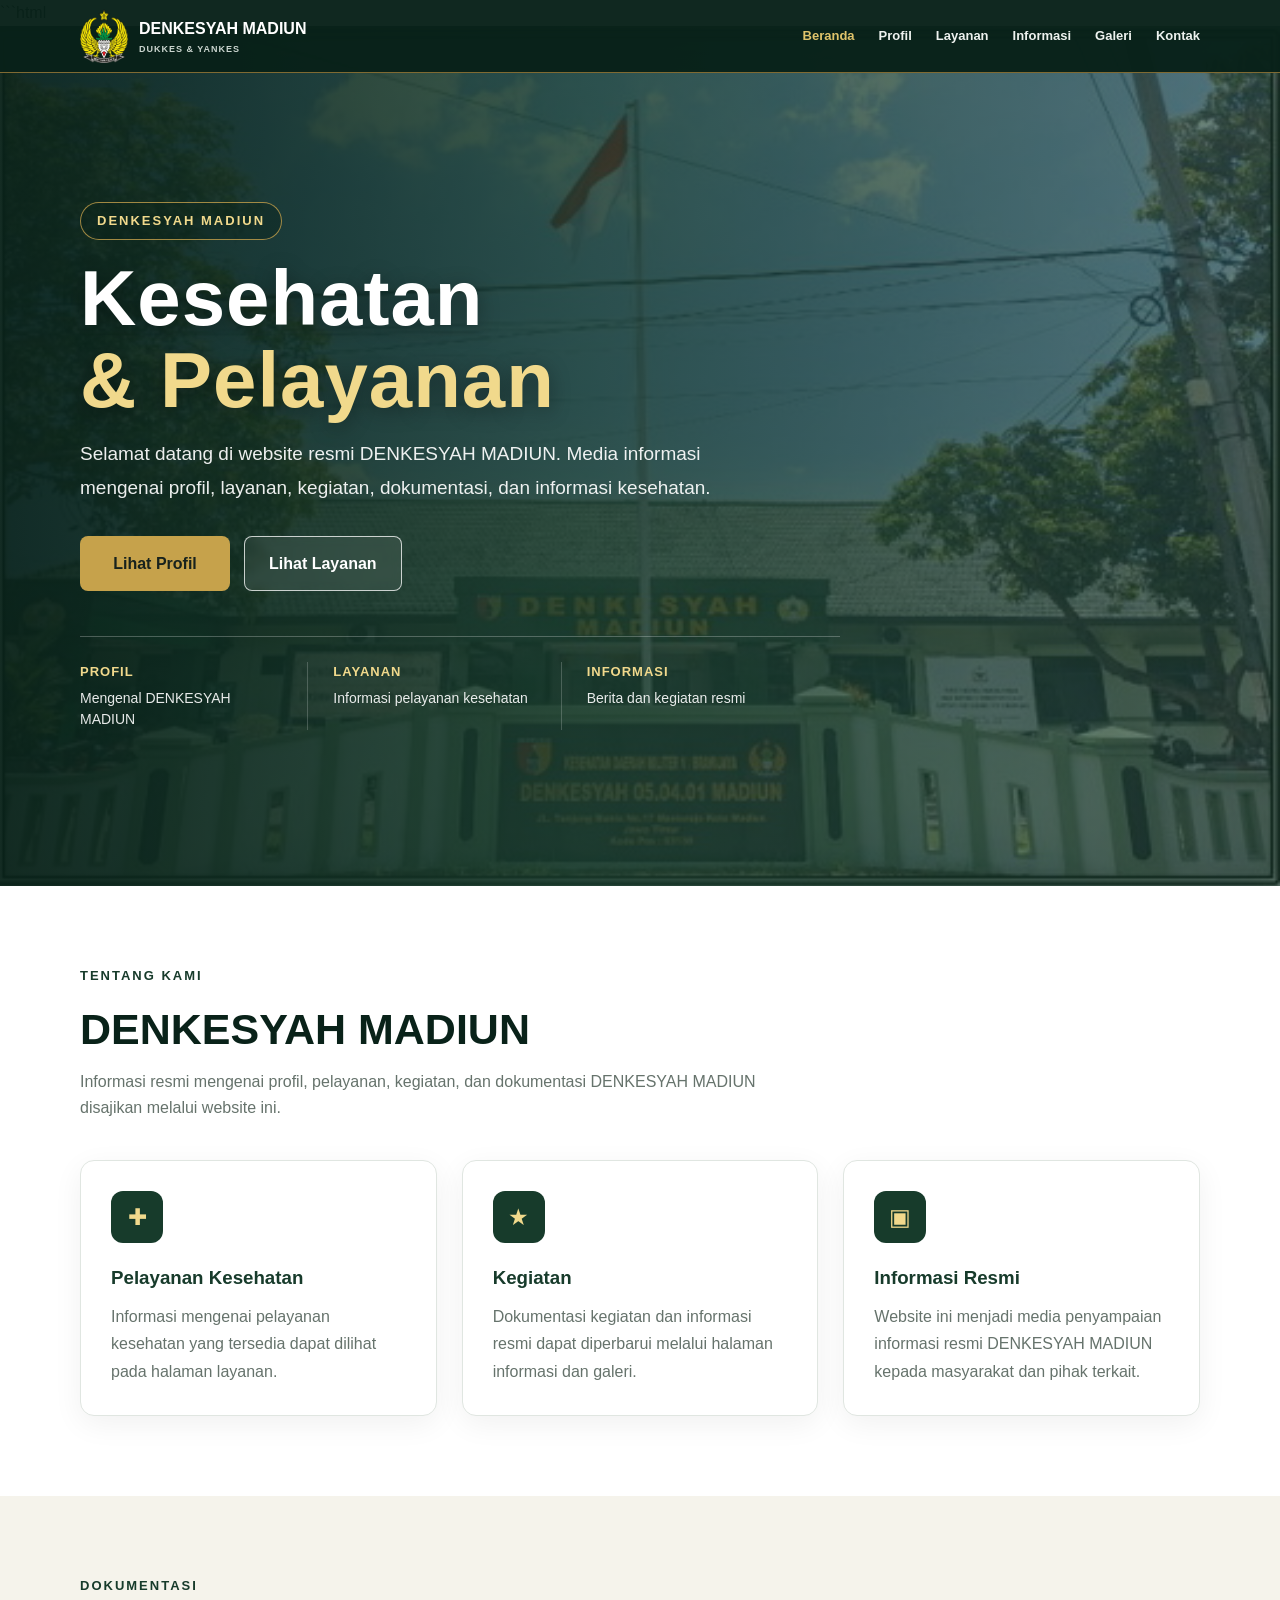
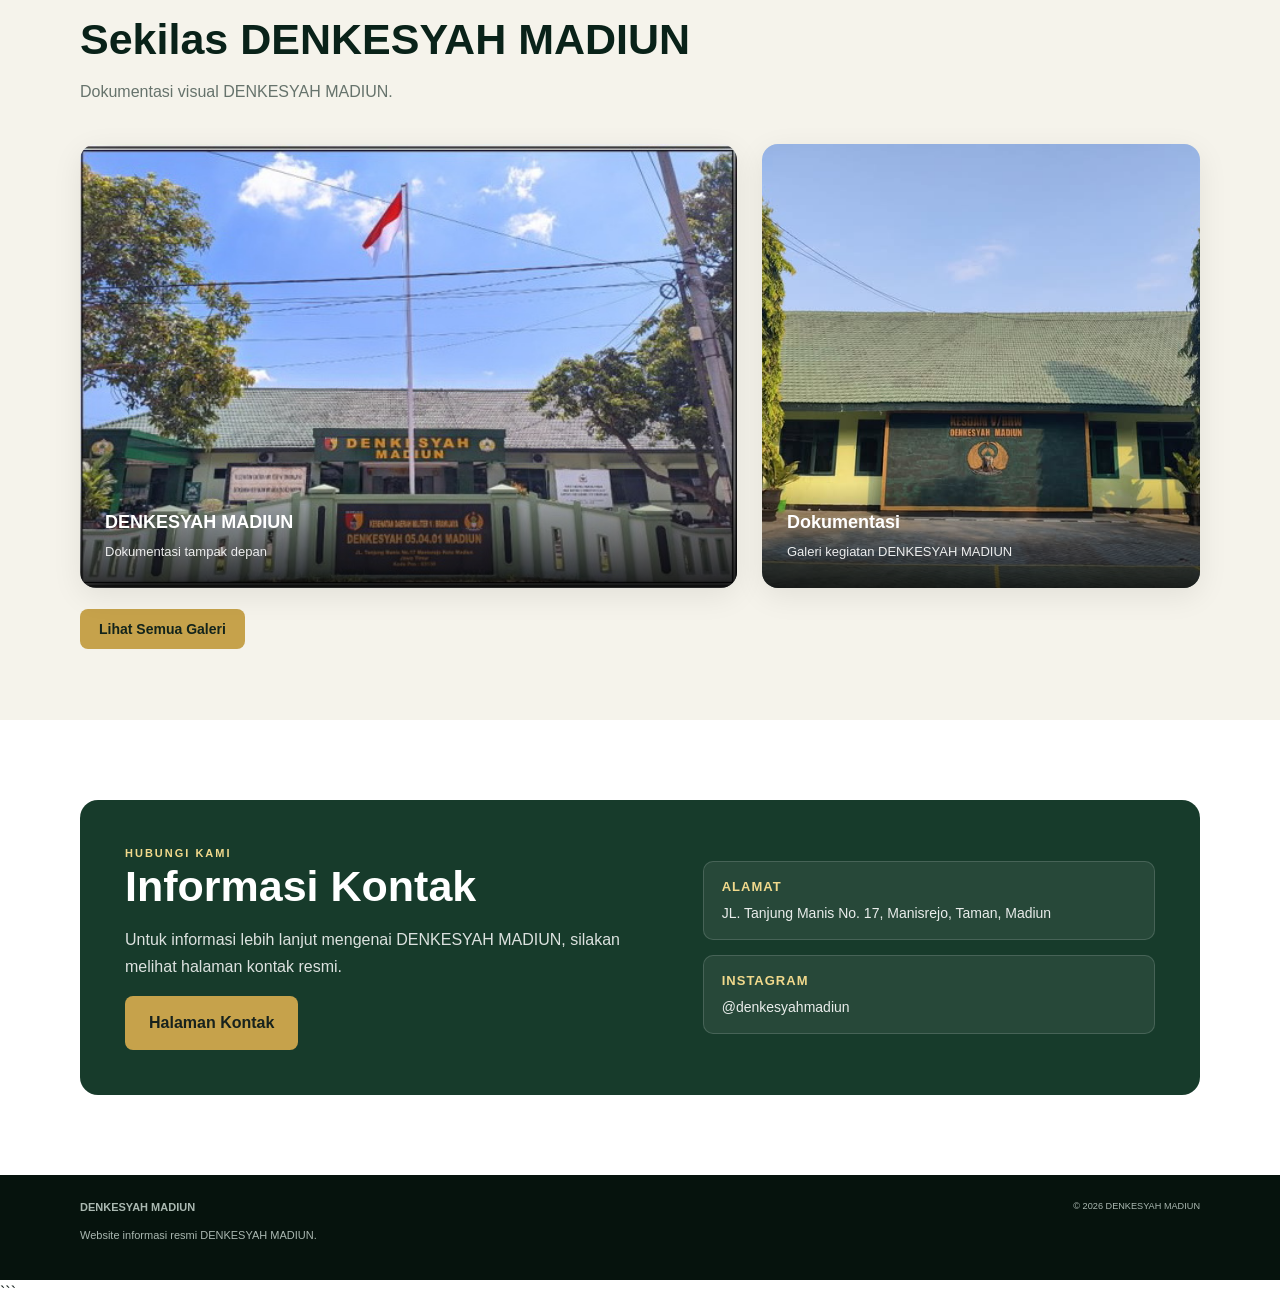
<file: index.html>
```html
<!DOCTYPE html>
<html lang="id">
<head>
  <meta charset="UTF-8">
  <meta name="viewport" content="width=device-width, initial-scale=1.0">

  <title>DENKESYAH MADIUN | Beranda</title>

  <link rel="stylesheet" href="css/style.css">

  <style>
    /* =========================
       BERANDA MODERN
       ========================= */

    .modern-hero {
      position: relative;
      min-height: 620px;
      display: flex;
      align-items: center;
      overflow: hidden;
      color: #ffffff;
      background: #173b2b;
    }

    /* FOTO BACKGROUND */
    .modern-hero-photo {
      position: absolute;
      inset: 0;

      background-image: url("images/galeri/tampak_depan.jpeg");
      background-size: cover;
      background-position: center center;
      background-repeat: no-repeat;

      opacity: 0.72;
      z-index: 0;
    }

    /* LAPISAN HIJAU TRANSPARAN */
    .modern-hero-overlay {
      position: absolute;
      inset: 0;

      background:
        linear-gradient(
          90deg,
          rgba(9, 34, 25, 0.92) 0%,
          rgba(23, 59, 43, 0.78) 45%,
          rgba(23, 59, 43, 0.45) 100%
        );

      z-index: 1;
    }

    .modern-hero-content {
      position: relative;
      z-index: 2;
      width: 100%;
      padding: 90px 0 70px;
    }

    .modern-hero-text {
      max-width: 760px;
    }

    .modern-hero .eyebrow {
      display: inline-block;
      margin-bottom: 18px;
      padding: 8px 16px;

      border: 1px solid rgba(198, 162, 75, 0.8);
      border-radius: 30px;

      background: rgba(9, 34, 25, 0.35);
      color: #f1d98c;

      font-size: 13px;
      font-weight: 700;
      letter-spacing: 2px;
      text-transform: uppercase;
    }

    .modern-hero h1 {
      margin: 0 0 15px;

      font-size: clamp(42px, 7vw, 78px);
      line-height: 1.05;
      font-weight: 800;
      letter-spacing: 1px;

      text-shadow: 0 4px 20px rgba(0,0,0,0.35);
    }

    .modern-hero h1 span {
      display: block;
      color: #f1d98c;
    }

    .modern-hero-description {
      max-width: 650px;
      margin: 0 0 30px;

      color: rgba(255,255,255,0.92);
      font-size: 19px;
      line-height: 1.8;
    }

    .modern-hero-buttons {
      display: flex;
      flex-wrap: wrap;
      gap: 14px;
      margin-bottom: 45px;
    }

    .modern-btn {
      display: inline-flex;
      align-items: center;
      justify-content: center;

      min-width: 150px;
      padding: 14px 24px;

      border-radius: 8px;

      text-decoration: none;
      font-weight: 700;

      transition: all 0.25s ease;
    }

    .modern-btn-gold {
      background: #c6a24b;
      color: #17221d;
    }

    .modern-btn-gold:hover {
      transform: translateY(-3px);
      background: #d8b75e;
    }

    .modern-btn-outline {
      border: 1px solid rgba(255,255,255,0.75);
      background: rgba(255,255,255,0.08);
      color: #ffffff;
      backdrop-filter: blur(5px);
    }

    .modern-btn-outline:hover {
      transform: translateY(-3px);
      background: rgba(255,255,255,0.16);
    }

    /* INFO BAR */
    .hero-info {
      display: grid;
      grid-template-columns: repeat(3, 1fr);

      max-width: 850px;

      border-top: 1px solid rgba(255,255,255,0.25);
      padding-top: 25px;
    }

    .hero-info-item {
      padding-right: 25px;
    }

    .hero-info-item:not(:last-child) {
      border-right: 1px solid rgba(255,255,255,0.2);
      margin-right: 25px;
    }

    .hero-info-title {
      margin-bottom: 5px;

      color: #f1d98c;
      font-size: 13px;
      font-weight: 700;
      letter-spacing: 1px;
      text-transform: uppercase;
    }

    .hero-info-text {
      color: rgba(255,255,255,0.9);
      font-size: 14px;
      line-height: 1.5;
    }

    /* =========================
       SECTION BERANDA
       ========================= */

    .home-section {
      padding: 80px 0;
      background: #ffffff;
    }

    .home-section.cream-section {
      background: #f5f3eb;
    }

    .section-heading {
      max-width: 750px;
      margin-bottom: 40px;
    }

    .section-heading .eyebrow {
      display: inline-block;
      margin-bottom: 10px;

      color: #173b2b;
      font-size: 13px;
      font-weight: 800;
      letter-spacing: 2px;
      text-transform: uppercase;
    }

    .section-heading h2 {
      margin-bottom: 15px;
    }

    /* KARTU */
    .home-cards {
      display: grid;
      grid-template-columns: repeat(3, 1fr);
      gap: 25px;
    }

    .home-card {
      padding: 30px;

      border: 1px solid #e0e6e1;
      border-radius: 14px;

      background: #ffffff;

      box-shadow: 0 8px 30px rgba(0,0,0,0.06);

      transition: transform 0.25s ease,
                  box-shadow 0.25s ease;
    }

    .home-card:hover {
      transform: translateY(-5px);
      box-shadow: 0 15px 35px rgba(0,0,0,0.10);
    }

    .home-card-icon {
      display: flex;
      align-items: center;
      justify-content: center;

      width: 52px;
      height: 52px;
      margin-bottom: 20px;

      border-radius: 12px;

      background: #173b2b;
      color: #f1d98c;

      font-size: 23px;
    }

    .home-card h3 {
      margin: 0 0 10px;
      color: #173b2b;
    }

    .home-card p {
      margin: 0;
      color: #66736c;
      line-height: 1.7;
    }

    /* =========================
       GALERI PREVIEW
       ========================= */

    .home-gallery {
      display: grid;
      grid-template-columns: 1.5fr 1fr;
      gap: 25px;
    }

    .home-photo {
      position: relative;
      min-height: 300px;

      overflow: hidden;
      border-radius: 16px;

      background: #dfe5e1;
      box-shadow: 0 8px 30px rgba(0,0,0,0.08);
    }

    .home-photo img {
      width: 100%;
      height: 100%;
      min-height: 300px;

      display: block;

      object-fit: cover;

      transition: transform 0.4s ease;
    }

    .home-photo:hover img {
      transform: scale(1.04);
    }

    .home-photo-caption {
      position: absolute;
      left: 0;
      right: 0;
      bottom: 0;

      padding: 25px;

      background: linear-gradient(
        transparent,
        rgba(0,0,0,0.75)
      );

      color: #ffffff;
    }

    .home-photo-caption strong {
      display: block;
      margin-bottom: 5px;
      font-size: 18px;
    }

    .home-photo-caption span {
      font-size: 13px;
      opacity: 0.9;
    }

    /* =========================
       KONTAK SINGKAT
       ========================= */

    .home-contact {
      display: grid;
      grid-template-columns: 1.2fr 1fr;
      gap: 35px;

      padding: 45px;

      border-radius: 18px;

      background: #173b2b;
      color: #ffffff;
    }

    .home-contact h2 {
      color: #ffffff;
      margin-top: 0;
    }

    .home-contact p {
      color: rgba(255,255,255,0.85);
      line-height: 1.7;
    }

    .contact-box {
      display: flex;
      flex-direction: column;
      gap: 15px;
      justify-content: center;
    }

    .contact-line {
      padding: 15px 18px;

      border: 1px solid rgba(255,255,255,0.15);
      border-radius: 10px;

      background: rgba(255,255,255,0.07);
    }

    .contact-line strong {
      display: block;
      margin-bottom: 4px;
      color: #f1d98c;
      font-size: 13px;
      text-transform: uppercase;
      letter-spacing: 1px;
    }

    .contact-line span {
      color: rgba(255,255,255,0.9);
      font-size: 14px;
    }

    /* =========================
       RESPONSIVE
       ========================= */

    @media (max-width: 900px) {

      .modern-hero {
        min-height: 600px;
      }

      .home-cards {
        grid-template-columns: 1fr;
      }

      .home-gallery {
        grid-template-columns: 1fr;
      }

      .home-contact {
        grid-template-columns: 1fr;
      }
    }

    @media (max-width: 700px) {

      .modern-hero-content {
        padding: 70px 0 55px;
      }

      .modern-hero h1 {
        font-size: 45px;
      }

      .modern-hero-description {
        font-size: 16px;
      }

      .hero-info {
        grid-template-columns: 1fr;
        gap: 15px;
      }

      .hero-info-item {
        padding-right: 0;
      }

      .hero-info-item:not(:last-child) {
        border-right: none;
        border-bottom: 1px solid rgba(255,255,255,0.2);
        margin-right: 0;
        padding-bottom: 15px;
      }

      .home-section {
        padding: 60px 0;
      }

      .home-contact {
        padding: 30px 25px;
      }
    }

    @media (max-width: 480px) {

      .modern-hero h1 {
        font-size: 38px;
      }

      .modern-hero-buttons {
        flex-direction: column;
      }

      .modern-btn {
        width: 100%;
      }

      .home-photo {
        min-height: 250px;
      }

      .home-photo img {
        min-height: 250px;
      }
    }
  </style>
</head>

<body>

  <!-- =========================
       NAVBAR
       ========================= -->

  <header class="nav">
    <div class="navin wrap">

      <a href="index.html" class="brand">
        <img
          src="images/logo.png"
          alt="Logo DENKESYAH MADIUN"
          class="logo-img"
        >

        <div>
          <strong>DENKESYAH MADIUN</strong>
          <small>DUKKES & YANKES</small>
        </div>
      </a>

      <nav class="links">
        <a href="index.html" class="active">Beranda</a>
        <a href="profil.html">Profil</a>
        <a href="layanan.html">Layanan</a>
        <a href="informasi.html">Informasi</a>
        <a href="galeri.html">Galeri</a>
        <a href="kontak.html">Kontak</a>
      </nav>

    </div>
  </header>


  <!-- =========================
       HERO
       ========================= -->

  <main>

    <section class="modern-hero">

      <!-- FOTO UTAMA -->
      <div class="modern-hero-photo"></div>

      <!-- OVERLAY -->
      <div class="modern-hero-overlay"></div>

      <!-- ISI HERO -->
      <div class="modern-hero-content">

        <div class="wrap">

          <div class="modern-hero-text">

            <div class="eyebrow">
              DENKESYAH MADIUN
            </div>

            <h1>
              Kesehatan
              <span>& Pelayanan</span>
            </h1>

            <p class="modern-hero-description">
              Selamat datang di website resmi DENKESYAH MADIUN.
              Media informasi mengenai profil, layanan, kegiatan,
              dokumentasi, dan informasi kesehatan.
            </p>

            <div class="modern-hero-buttons">

              <a
                href="profil.html"
                class="modern-btn modern-btn-gold"
              >
                Lihat Profil
              </a>

              <a
                href="layanan.html"
                class="modern-btn modern-btn-outline"
              >
                Lihat Layanan
              </a>

            </div>


            <!-- INFO SINGKAT -->

            <div class="hero-info">

              <div class="hero-info-item">

                <div class="hero-info-title">
                  Profil
                </div>

                <div class="hero-info-text">
                  Mengenal DENKESYAH MADIUN
                </div>

              </div>


              <div class="hero-info-item">

                <div class="hero-info-title">
                  Layanan
                </div>

                <div class="hero-info-text">
                  Informasi pelayanan kesehatan
                </div>

              </div>


              <div class="hero-info-item">

                <div class="hero-info-title">
                  Informasi
                </div>

                <div class="hero-info-text">
                  Berita dan kegiatan resmi
                </div>

              </div>

            </div>

          </div>

        </div>

      </div>

    </section>


    <!-- =========================
         TENTANG
         ========================= -->

    <section class="home-section">

      <div class="wrap">

        <div class="section-heading">

          <div class="eyebrow">
            Tentang Kami
          </div>

          <h2>
            DENKESYAH MADIUN
          </h2>

          <p class="lead">
            Informasi resmi mengenai profil, pelayanan,
            kegiatan, dan dokumentasi DENKESYAH MADIUN
            disajikan melalui website ini.
          </p>

        </div>


        <div class="home-cards">


          <div class="home-card">

            <div class="home-card-icon">
              ✚
            </div>

            <h3>
              Pelayanan Kesehatan
            </h3>

            <p>
              Informasi mengenai pelayanan kesehatan
              yang tersedia dapat dilihat pada halaman
              layanan.
            </p>

          </div>


          <div class="home-card">

            <div class="home-card-icon">
              ★
            </div>

            <h3>
              Kegiatan
            </h3>

            <p>
              Dokumentasi kegiatan dan informasi resmi
              dapat diperbarui melalui halaman informasi
              dan galeri.
            </p>

          </div>


          <div class="home-card">

            <div class="home-card-icon">
              ▣
            </div>

            <h3>
              Informasi Resmi
            </h3>

            <p>
              Website ini menjadi media penyampaian
              informasi resmi DENKESYAH MADIUN kepada
              masyarakat dan pihak terkait.
            </p>

          </div>


        </div>

      </div>

    </section>


    <!-- =========================
         FOTO UTAMA / GALERI
         ========================= -->

    <section class="home-section cream-section">

      <div class="wrap">

        <div class="section-heading">

          <div class="eyebrow">
            Dokumentasi
          </div>

          <h2>
            Sekilas DENKESYAH MADIUN
          </h2>

          <p class="lead">
            Dokumentasi visual DENKESYAH MADIUN.
          </p>

        </div>


        <div class="home-gallery">

          <div class="home-photo">

            <!-- FOTO YANG BENAR -->
            <img
              src="images/galeri/tampak_depan.jpeg"
              alt="Tampak depan DENKESYAH MADIUN"
            >

            <div class="home-photo-caption">

              <strong>
                DENKESYAH MADIUN
              </strong>

              <span>
                Dokumentasi tampak depan
              </span>

            </div>

          </div>


          <div class="home-photo">

            <img
              src="images/galeri/denkes.jpg"
              alt="Dokumentasi DENKESYAH MADIUN"
            >

            <div class="home-photo-caption">

              <strong>
                Dokumentasi
              </strong>

              <span>
                Galeri kegiatan DENKESYAH MADIUN
              </span>

            </div>

          </div>

        </div>


        <div style="margin-top:30px;">

          <a
            href="galeri.html"
            class="btn gold"
          >
            Lihat Semua Galeri
          </a>

        </div>

      </div>

    </section>


    <!-- =========================
         KONTAK
         ========================= -->

    <section class="home-section">

      <div class="wrap">

        <div class="home-contact">

          <div>

            <div class="eyebrow" style="color:#f1d98c;">
              Hubungi Kami
            </div>

            <h2>
              Informasi Kontak
            </h2>

            <p>
              Untuk informasi lebih lanjut mengenai
              DENKESYAH MADIUN, silakan melihat halaman
              kontak resmi.
            </p>

            <a
              href="kontak.html"
              class="modern-btn modern-btn-gold"
            >
              Halaman Kontak
            </a>

          </div>


          <div class="contact-box">

            <div class="contact-line">

              <strong>
                Alamat
              </strong>

              <span>
                JL. Tanjung Manis No. 17,
                Manisrejo, Taman, Madiun
              </span>

            </div>


            <div class="contact-line">

              <strong>
                Instagram
              </strong>

              <span>
                @denkesyahmadiun
              </span>

            </div>

          </div>

        </div>

      </div>

    </section>

  </main>


  <!-- =========================
       FOOTER
       ========================= -->

  <footer>

    <div class="foot wrap">

      <div>
        <strong>
          DENKESYAH MADIUN
        </strong>

        <p>
          Website informasi resmi DENKESYAH MADIUN.
        </p>
      </div>

      <div>
        <small>
          © 2026 DENKESYAH MADIUN
        </small>
      </div>

    </div>

  </footer>

</body>
</html>
```
</file>
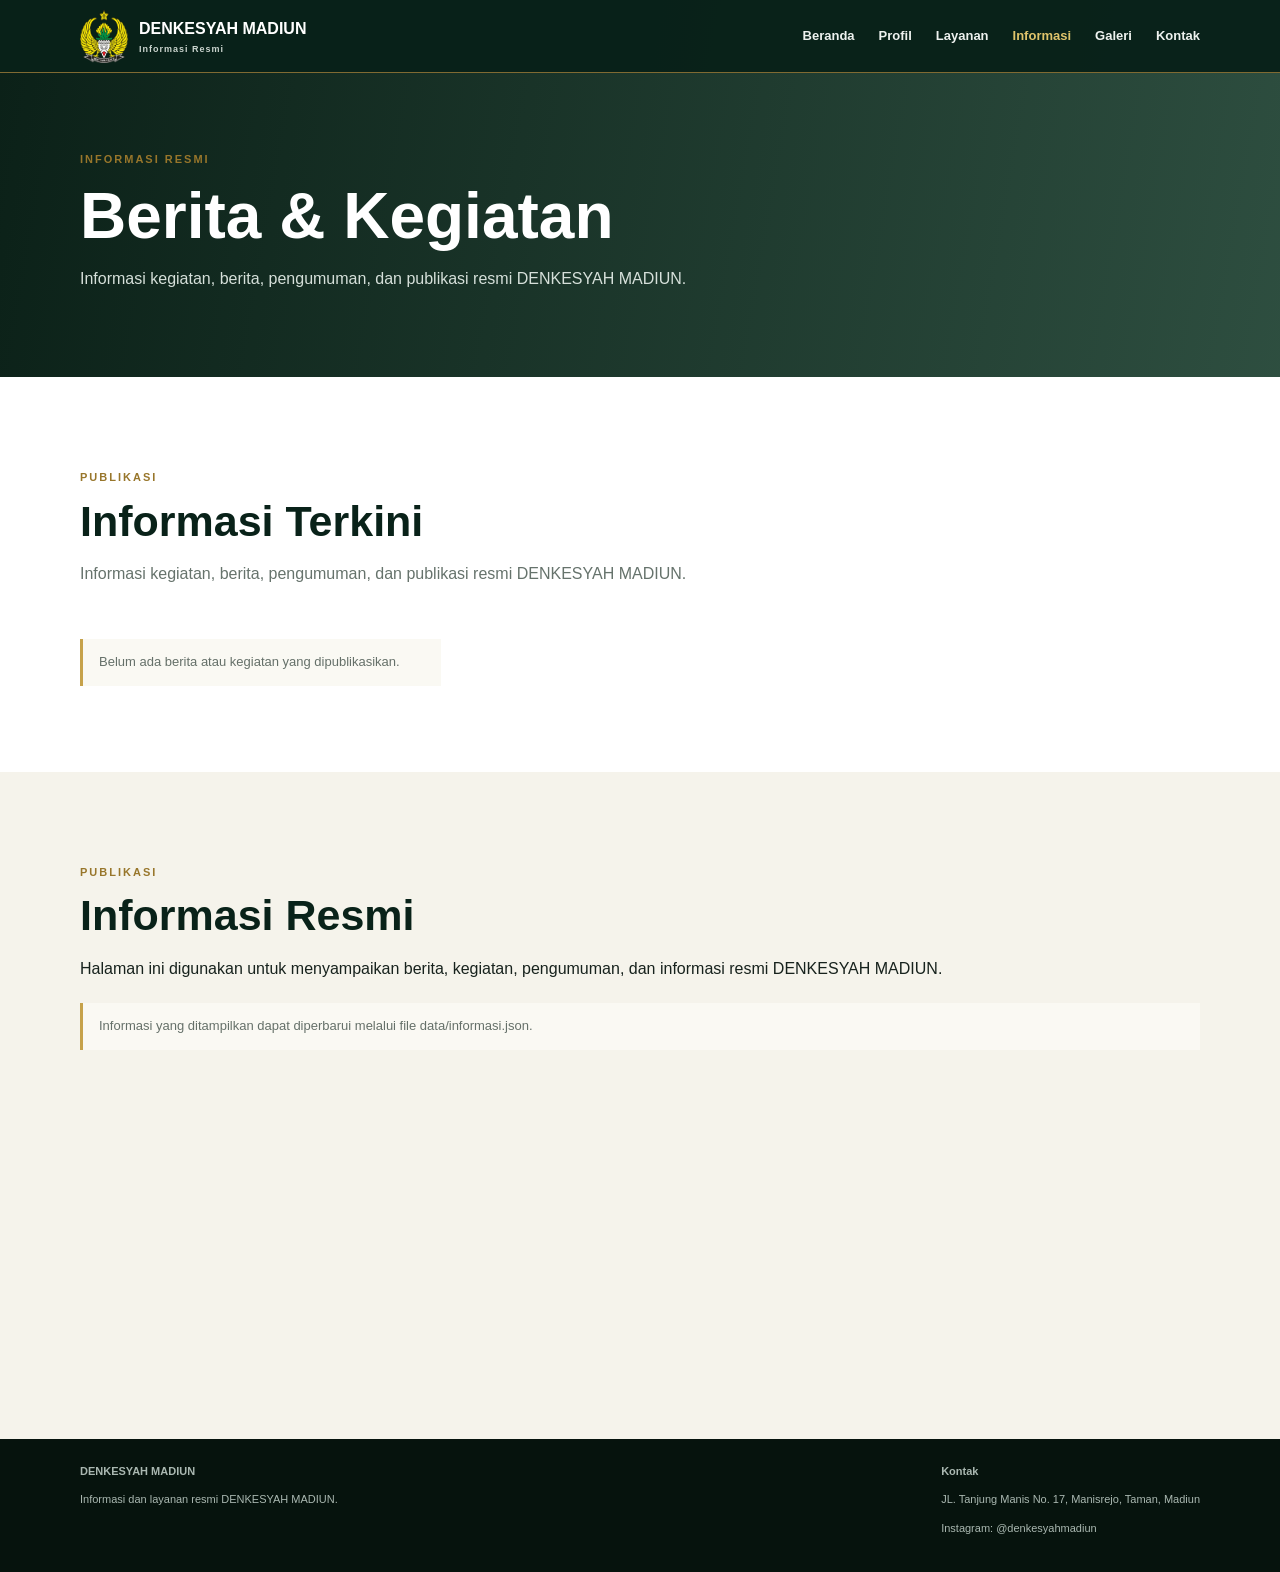
<file: informasi.html>
<!DOCTYPE html>
<html lang="id">

<head>

  <meta charset="UTF-8">

  <meta name="viewport"
        content="width=device-width, initial-scale=1.0">

  <title>
    Informasi | DENKESYAH MADIUN
  </title>

  <link rel="stylesheet"
        href="css/style.css">

</head>


<body>


  <!-- =========================
       NAVBAR
  ========================== -->

  <header class="nav">

    <div class="navin wrap">


      <a href="index.html"
         class="brand">

        <img
          src="images/logo.png"
          alt="Logo DENKESYAH MADIUN"
          class="logo-img"
        >

        <div>

          <strong>
            DENKESYAH MADIUN
          </strong>

          <small>
            Informasi Resmi
          </small>

        </div>

      </a>


      <nav class="links">

        <a href="index.html">
          Beranda
        </a>

        <a href="profil.html">
          Profil
        </a>

        <a href="layanan.html">
          Layanan
        </a>

        <a href="informasi.html"
           class="active">
          Informasi
        </a>

        <a href="galeri.html">
          Galeri
        </a>

        <a href="kontak.html">
          Kontak
        </a>

      </nav>


    </div>

  </header>



  <!-- =========================
       HEADER HALAMAN
  ========================== -->

  <section class="pagehead">

    <div class="wrap">

      <span class="eyebrow">
        INFORMASI RESMI
      </span>


      <h1 id="judul-informasi">

        Berita & Kegiatan

      </h1>


      <p id="deskripsi-informasi">

        Memuat informasi...

      </p>

    </div>

  </section>



  <!-- =========================
       DAFTAR INFORMASI
  ========================== -->

  <section>

    <div class="wrap">


      <div class="section-title">

        <span class="eyebrow">
          PUBLIKASI
        </span>


        <h2>
          Informasi Terkini
        </h2>


        <p class="lead">
          Informasi kegiatan, berita,
          pengumuman, dan publikasi resmi
          DENKESYAH MADIUN.
        </p>

      </div>



      <!--
        DATA INFORMASI AKAN
        DITAMPILKAN DI SINI
      -->

      <div
        class="cards"
        id="daftar-informasi"
      >

        <div class="note">
          Memuat informasi...
        </div>

      </div>


    </div>

  </section>



  <!-- =========================
       INFORMASI TAMBAHAN
  ========================== -->

  <section class="cream">

    <div class="wrap content">


      <div>

        <span class="eyebrow">
          PUBLIKASI
        </span>


        <h2>
          Informasi Resmi
        </h2>


        <p>
          Halaman ini digunakan untuk
          menyampaikan berita, kegiatan,
          pengumuman, dan informasi resmi
          DENKESYAH MADIUN.
        </p>


        <div class="note">

          Informasi yang ditampilkan
          dapat diperbarui melalui file
          data/informasi.json.

        </div>

      </div>


    </div>

  </section>



  <!-- =========================
       FOOTER
  ========================== -->

  <footer>

    <div class="foot wrap">


      <div>

        <strong>
          DENKESYAH MADIUN
        </strong>


        <p>
          Informasi dan layanan resmi
          DENKESYAH MADIUN.
        </p>

      </div>



      <div>

        <strong>
          Kontak
        </strong>


        <p>
          JL. Tanjung Manis No. 17,
          Manisrejo, Taman, Madiun
        </p>


        <p>
          Instagram:
          @denkesyahmadiun
        </p>

      </div>


    </div>

  </footer>



  <!-- =========================
       JAVASCRIPT
       MEMUAT INFORMASI.JSON
  ========================== -->

  <script>


    fetch("data/informasi.json")


      .then(function(response) {


        if (!response.ok) {

          throw new Error(
            "File informasi.json tidak ditemukan."
          );

        }


        return response.json();


      })


      .then(function(data) {


        /*
          =========================
          JUDUL & DESKRIPSI
        =========================
        */


        document.getElementById(
          "judul-informasi"
        ).textContent =
          data.judul;


        document.getElementById(
          "deskripsi-informasi"
        ).textContent =
          data.deskripsi;



        /*
          =========================
          DAFTAR INFORMASI
        =========================
        */


        const daftarInformasi =
          document.getElementById(
            "daftar-informasi"
          );


        daftarInformasi.innerHTML = "";



        /*
          Jika belum ada informasi
        */


        if (
          !data.informasi ||
          data.informasi.length === 0
        ) {


          daftarInformasi.innerHTML = `

            <div class="note">

              Belum ada berita atau
              kegiatan yang dipublikasikan.

            </div>

          `;


          return;

        }



        /*
          =========================
          MEMBUAT KARTU OTOMATIS
        =========================
        */


        data.informasi.forEach(
          function(item, index) {


            const nomor =
              String(index + 1)
              .padStart(2, "0");


            const kartu =
              document.createElement(
                "article"
              );


            kartu.className = "card";



            kartu.innerHTML = `

              <div class="icon">
                ${nomor}
              </div>


              <span class="tag">
                ${item.kategori || "INFORMASI"}
              </span>


              <h3>
                ${item.judul}
              </h3>


              <p>
                ${item.deskripsi}
              </p>


              <span class="date">
                ${item.tanggal || ""}
              </span>

            `;


            daftarInformasi.appendChild(
              kartu
            );


          }
        );


      })


      /*
        =========================
        ERROR
      =========================
      */


      .catch(function(error) {


        console.error(error);


        document.getElementById(
          "daftar-informasi"
        ).innerHTML = `

          <div class="note">

            Data informasi belum dapat
            dimuat.

          </div>

        `;


      });


  </script>


</body>

</html>
</file>
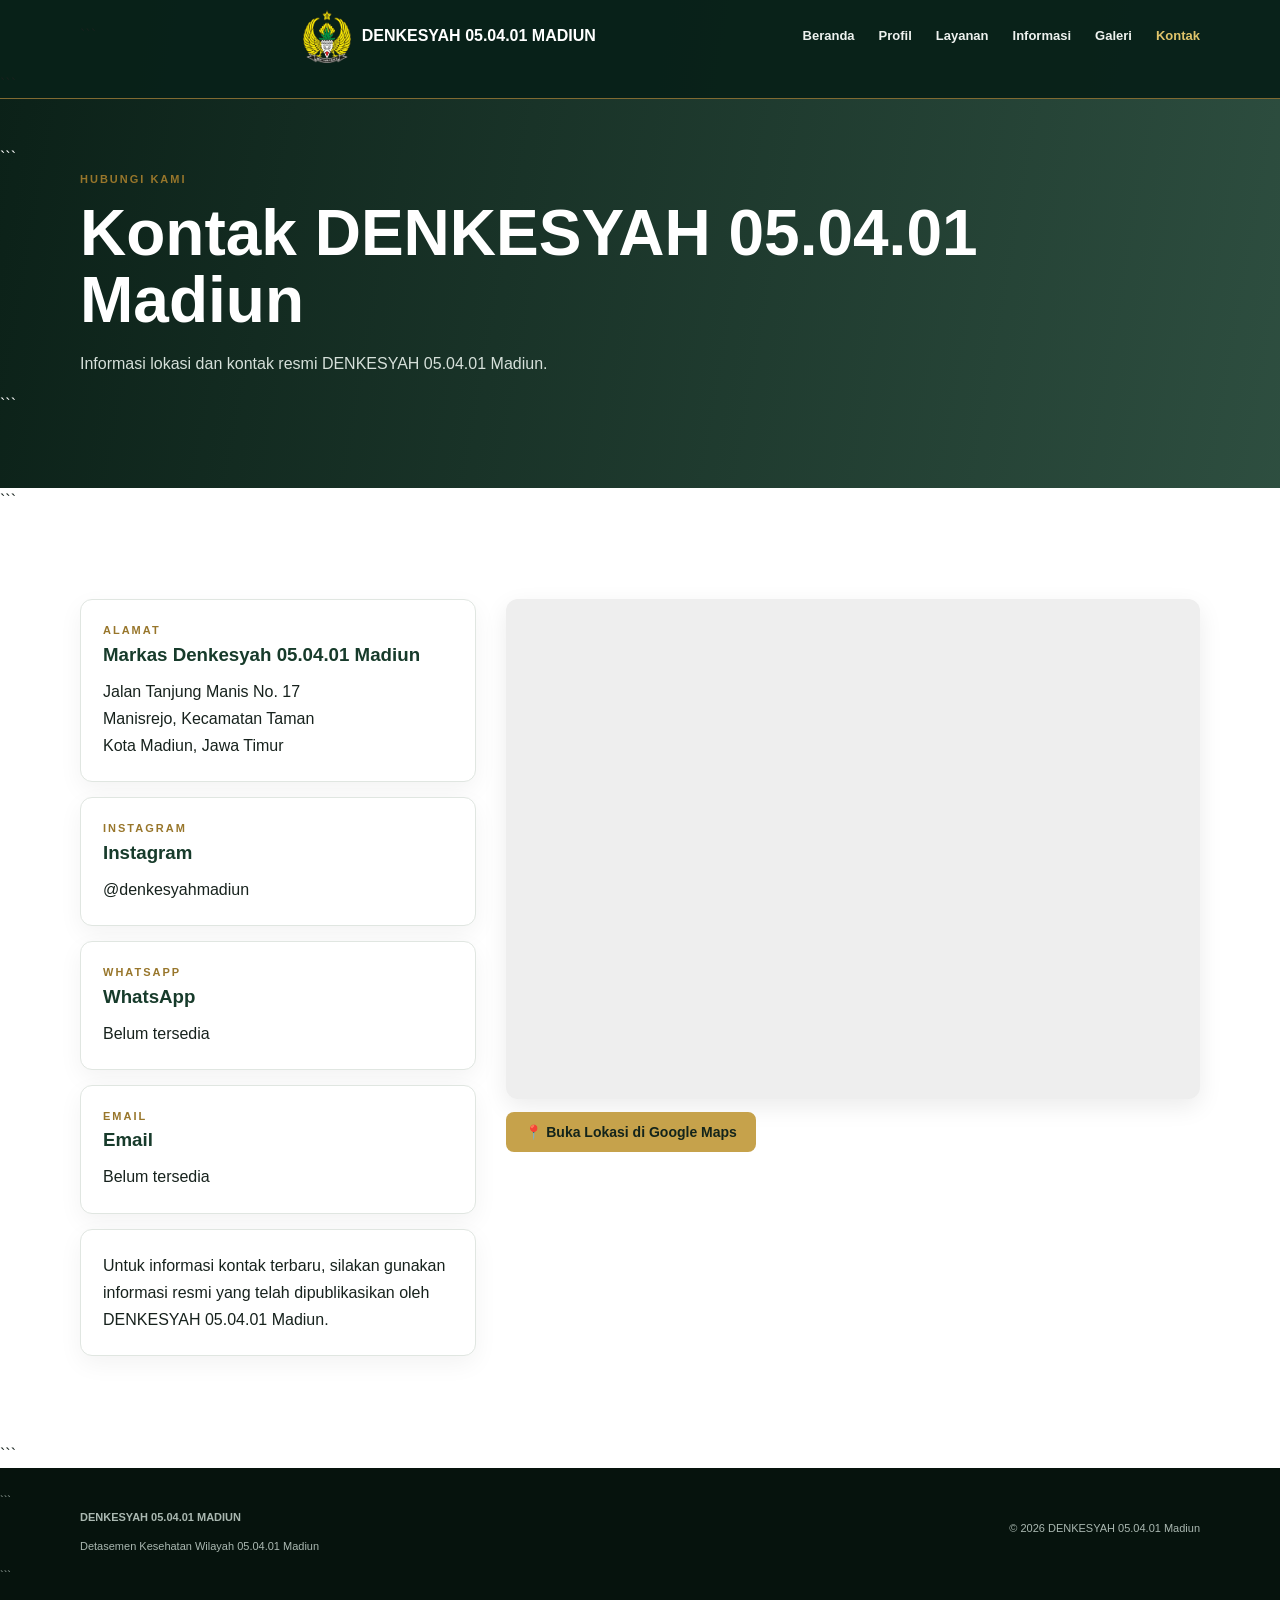
<file: kontak.html>
<!DOCTYPE html>

<html lang="id">
<head>
  <meta charset="UTF-8">
  <meta name="viewport" content="width=device-width, initial-scale=1.0">

  <title>Kontak | DENKESYAH 05.04.01 Madiun</title>

  <link rel="stylesheet" href="css/style.css">

  <style>
    .contact-layout {
      display: grid;
      grid-template-columns: 0.8fr 1.4fr;
      gap: 30px;
      align-items: stretch;
    }

    .contact-info {
      display: grid;
      gap: 15px;
    }

    .contact-card {
      background: #fff;
      border: 1px solid var(--line);
      border-radius: 12px;
      padding: 22px;
      box-shadow: 0 8px 25px rgba(0,0,0,.05);
    }

    .contact-card h3 {
      margin-top: 0;
      margin-bottom: 8px;
      color: var(--g);
    }

    .contact-card p {
      margin: 0;
      line-height: 1.7;
    }

    .map-box {
      overflow: hidden;
      min-height: 500px;
      background: #eee;
      border-radius: 12px;
      box-shadow: 0 8px 25px rgba(0,0,0,.08);
    }

    .map-box iframe {
      display: block;
      width: 100%;
      height: 500px;
      border: 0;
    }

    .map-button {
      margin-top: 20px;
    }

    @media (max-width: 800px) {

      .contact-layout {
        grid-template-columns: 1fr;
      }

      .map-box,
      .map-box iframe {
        min-height: 350px;
        height: 350px;
      }

    }
  </style>

</head>

<body>

  <!-- NAVBAR -->

  <nav class="nav">
    <div class="navin wrap">

```
  <a href="index.html" class="brand">

    <img
      src="images/logo.png"
      alt="Logo DENKESYAH MADIUN"
      class="logo-img"
    >

    <div>
      <strong>DENKESYAH</strong>
      <span>05.04.01 MADIUN</span>
    </div>

  </a>


  <div class="links">

    <a href="index.html">Beranda</a>

    <a href="profil.html">Profil</a>

    <a href="layanan.html">Layanan</a>

    <a href="informasi.html">Informasi</a>

    <a href="galeri.html">Galeri</a>

    <a href="kontak.html" class="active">Kontak</a>

  </div>

</div>
```

  </nav>

  <!-- HEADER -->

  <header class="pagehead">

```
<div class="wrap">

  <div class="eyebrow">
    HUBUNGI KAMI
  </div>

  <h1>
    Kontak DENKESYAH 05.04.01 Madiun
  </h1>

  <p>
    Informasi lokasi dan kontak resmi DENKESYAH 05.04.01 Madiun.
  </p>

</div>
```

  </header>

  <!-- KONTAK -->

  <main>

```
<section>

  <div class="wrap">

    <div class="contact-layout">

      <!-- INFORMASI KONTAK -->
      <div class="contact-info">

        <div class="contact-card">

          <div class="eyebrow">
            ALAMAT
          </div>

          <h3>
            Markas Denkesyah 05.04.01 Madiun
          </h3>

          <p>
            Jalan Tanjung Manis No. 17<br>
            Manisrejo, Kecamatan Taman<br>
            Kota Madiun, Jawa Timur
          </p>

        </div>


        <div class="contact-card">

          <div class="eyebrow">
            INSTAGRAM
          </div>

          <h3>
            Instagram
          </h3>

          <p>
            @denkesyahmadiun
          </p>

        </div>


        <div class="contact-card">

          <div class="eyebrow">
            WHATSAPP
          </div>

          <h3>
            WhatsApp
          </h3>

          <p>
            Belum tersedia
          </p>

        </div>


        <div class="contact-card">

          <div class="eyebrow">
            EMAIL
          </div>

          <h3>
            Email
          </h3>

          <p>
            Belum tersedia
          </p>

        </div>


        <div class="contact-card">

          <p>
            Untuk informasi kontak terbaru, silakan gunakan
            informasi resmi yang telah dipublikasikan oleh
            DENKESYAH 05.04.01 Madiun.
          </p>

        </div>

      </div>


      <!-- GOOGLE MAPS -->
      <div>

        <div class="map-box">

          <iframe
            src="https://www.google.com/maps?q=-7.6379706,111.5454138&z=17&output=embed"
            allowfullscreen=""
            loading="lazy"
            referrerpolicy="no-referrer-when-downgrade"
            title="Lokasi DENKESYAH 05.04.01 Madiun">
          </iframe>

        </div>


        <div class="map-button">

          <a
            href="https://maps.app.goo.gl/mCeW3DazaUuxFgF18"
            target="_blank"
            rel="noopener noreferrer"
            class="btn gold"
          >
            📍 Buka Lokasi di Google Maps
          </a>

        </div>

      </div>

    </div>

  </div>

</section>
```

  </main>

  <!-- FOOTER -->

  <footer>

```
<div class="foot wrap">

  <div>

    <strong>
      DENKESYAH 05.04.01 MADIUN
    </strong>

    <p>
      Detasemen Kesehatan Wilayah 05.04.01 Madiun
    </p>

  </div>

  <div>

    <p>
      © 2026 DENKESYAH 05.04.01 Madiun
    </p>

  </div>

</div>
```

  </footer>

</body>
</html>
</file>
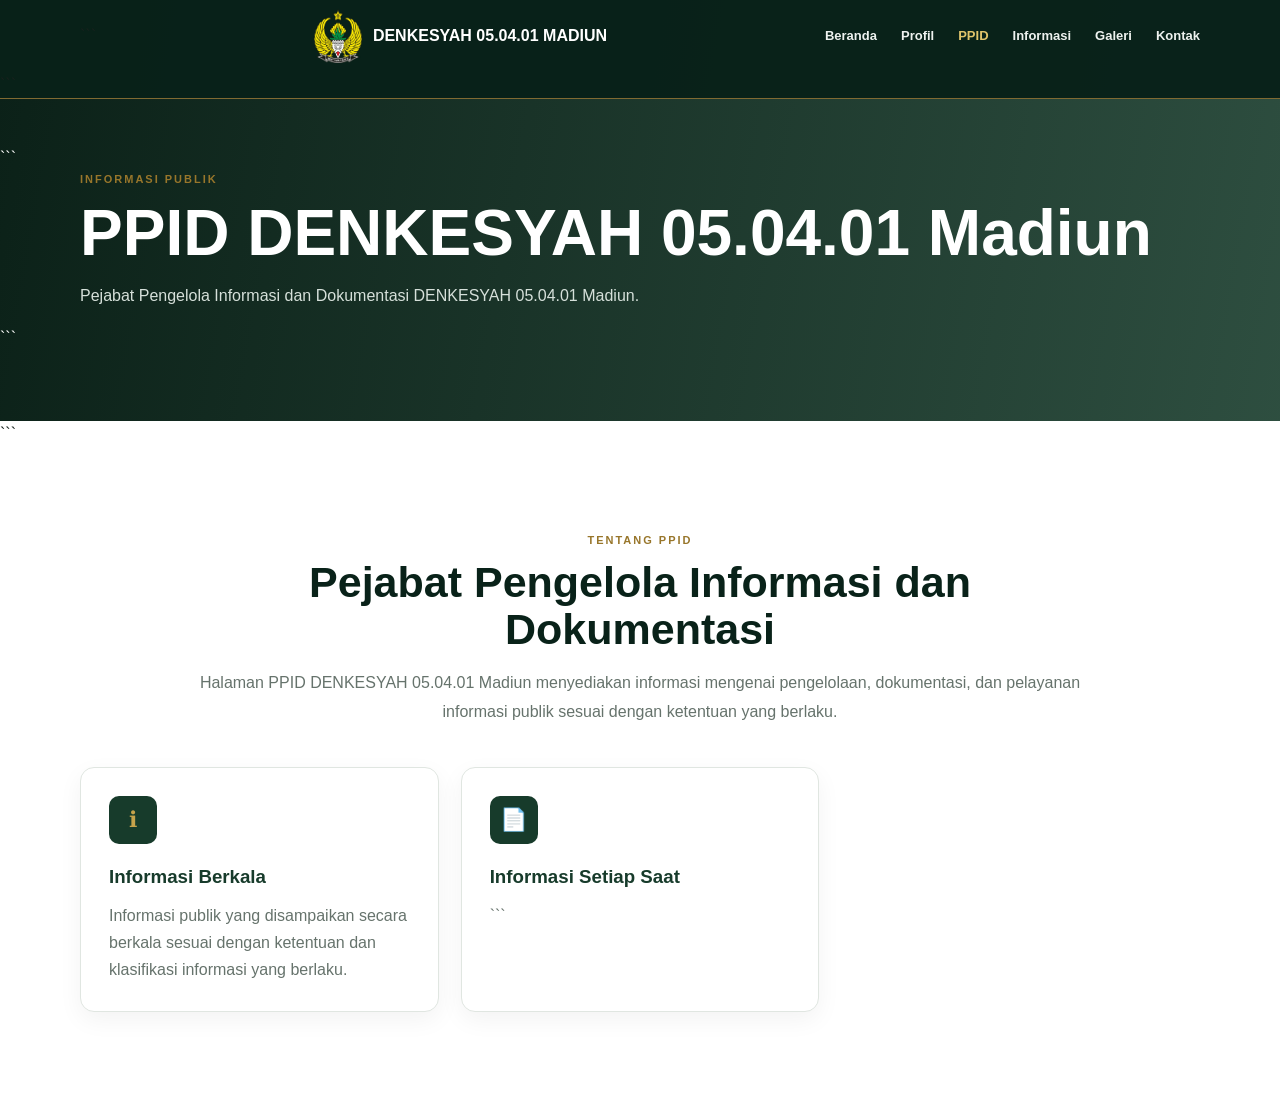
<file: layanan.html>
<!DOCTYPE html>

<html lang="id">
<head>
  <meta charset="UTF-8">
  <meta name="viewport" content="width=device-width, initial-scale=1.0">

  <title>PPID | DENKESYAH 05.04.01 Madiun</title>

  <link rel="stylesheet" href="css/style.css">

  <style>
    .ppid-intro {
      max-width: 900px;
      margin: 0 auto 40px;
      text-align: center;
    }

    .ppid-intro p {
      line-height: 1.8;
      color: var(--muted);
    }

    .ppid-grid {
      display: grid;
      grid-template-columns: repeat(3, 1fr);
      gap: 22px;
      margin-top: 30px;
    }

    .ppid-card {
      background: #fff;
      border: 1px solid var(--line);
      border-radius: 14px;
      padding: 28px;
      box-shadow: 0 8px 25px rgba(0,0,0,.05);
      transition: transform .2s ease, box-shadow .2s ease;
    }

    .ppid-card:hover {
      transform: translateY(-4px);
      box-shadow: 0 12px 30px rgba(0,0,0,.09);
    }

    .ppid-icon {
      width: 48px;
      height: 48px;
      display: flex;
      align-items: center;
      justify-content: center;
      background: var(--g);
      color: var(--gold);
      border-radius: 10px;
      font-size: 22px;
      margin-bottom: 18px;
    }

    .ppid-card h3 {
      color: var(--g);
      margin: 0 0 10px;
    }

    .ppid-card p {
      color: var(--muted);
      line-height: 1.7;
      margin: 0;
    }

    .ppid-section {
      margin-top: 35px;
    }

    .ppid-list {
      display: grid;
      gap: 14px;
      margin-top: 25px;
    }

    .ppid-list-item {
      display: flex;
      gap: 16px;
      align-items: flex-start;
      background: #fff;
      border: 1px solid var(--line);
      border-radius: 12px;
      padding: 20px;
    }

    .ppid-number {
      min-width: 36px;
      height: 36px;
      display: flex;
      align-items: center;
      justify-content: center;
      background: var(--g);
      color: var(--white);
      border-radius: 50%;
      font-weight: bold;
    }

    .ppid-list-item h3 {
      margin: 0 0 6px;
      color: var(--g);
    }

    .ppid-list-item p {
      margin: 0;
      line-height: 1.7;
      color: var(--muted);
    }

    .ppid-note {
      margin-top: 35px;
      padding: 25px;
      background: #fff;
      border-left: 5px solid var(--gold);
      border-radius: 10px;
      box-shadow: 0 8px 25px rgba(0,0,0,.05);
    }

    .ppid-note strong {
      color: var(--g);
    }

    @media (max-width: 900px) {
      .ppid-grid {
        grid-template-columns: repeat(2, 1fr);
      }
    }

    @media (max-width: 600px) {
      .ppid-grid {
        grid-template-columns: 1fr;
      }
    }
  </style>

</head>

<body>

  <!-- NAVBAR -->

  <nav class="nav">
    <div class="navin wrap">

```
  <a href="index.html" class="brand">

    <img
      src="images/logo.png"
      alt="Logo DENKESYAH MADIUN"
      class="logo-img"
    >

    <div>
      <strong>DENKESYAH</strong>
      <span>05.04.01 MADIUN</span>
    </div>

  </a>


  <div class="links">

    <a href="index.html">Beranda</a>

    <a href="profil.html">Profil</a>

    <a href="layanan.html" class="active">PPID</a>

    <a href="informasi.html">Informasi</a>

    <a href="galeri.html">Galeri</a>

    <a href="kontak.html">Kontak</a>

  </div>

</div>
```

  </nav>

  <!-- HEADER -->

  <header class="pagehead">

```
<div class="wrap">

  <div class="eyebrow">
    INFORMASI PUBLIK
  </div>

  <h1>
    PPID DENKESYAH 05.04.01 Madiun
  </h1>

  <p>
    Pejabat Pengelola Informasi dan Dokumentasi
    DENKESYAH 05.04.01 Madiun.
  </p>

</div>
```

  </header>

  <main>

```
<!-- PENGENALAN PPID -->
<section>

  <div class="wrap">

    <div class="ppid-intro">

      <div class="eyebrow">
        TENTANG PPID
      </div>

      <h2>
        Pejabat Pengelola Informasi dan Dokumentasi
      </h2>

      <p>
        Halaman PPID DENKESYAH 05.04.01 Madiun
        menyediakan informasi mengenai pengelolaan,
        dokumentasi, dan pelayanan informasi publik
        sesuai dengan ketentuan yang berlaku.
      </p>

    </div>


    <!-- KATEGORI INFORMASI -->
    <div class="ppid-grid">

      <div class="ppid-card">

        <div class="ppid-icon">
          ℹ
        </div>

        <h3>
          Informasi Berkala
        </h3>

        <p>
          Informasi publik yang disampaikan secara
          berkala sesuai dengan ketentuan dan
          klasifikasi informasi yang berlaku.
        </p>

      </div>


      <div class="ppid-card">

        <div class="ppid-icon">
          📄
        </div>

        <h3>
          Informasi Setiap Saat
        </h3>

        <p>
```
</file>
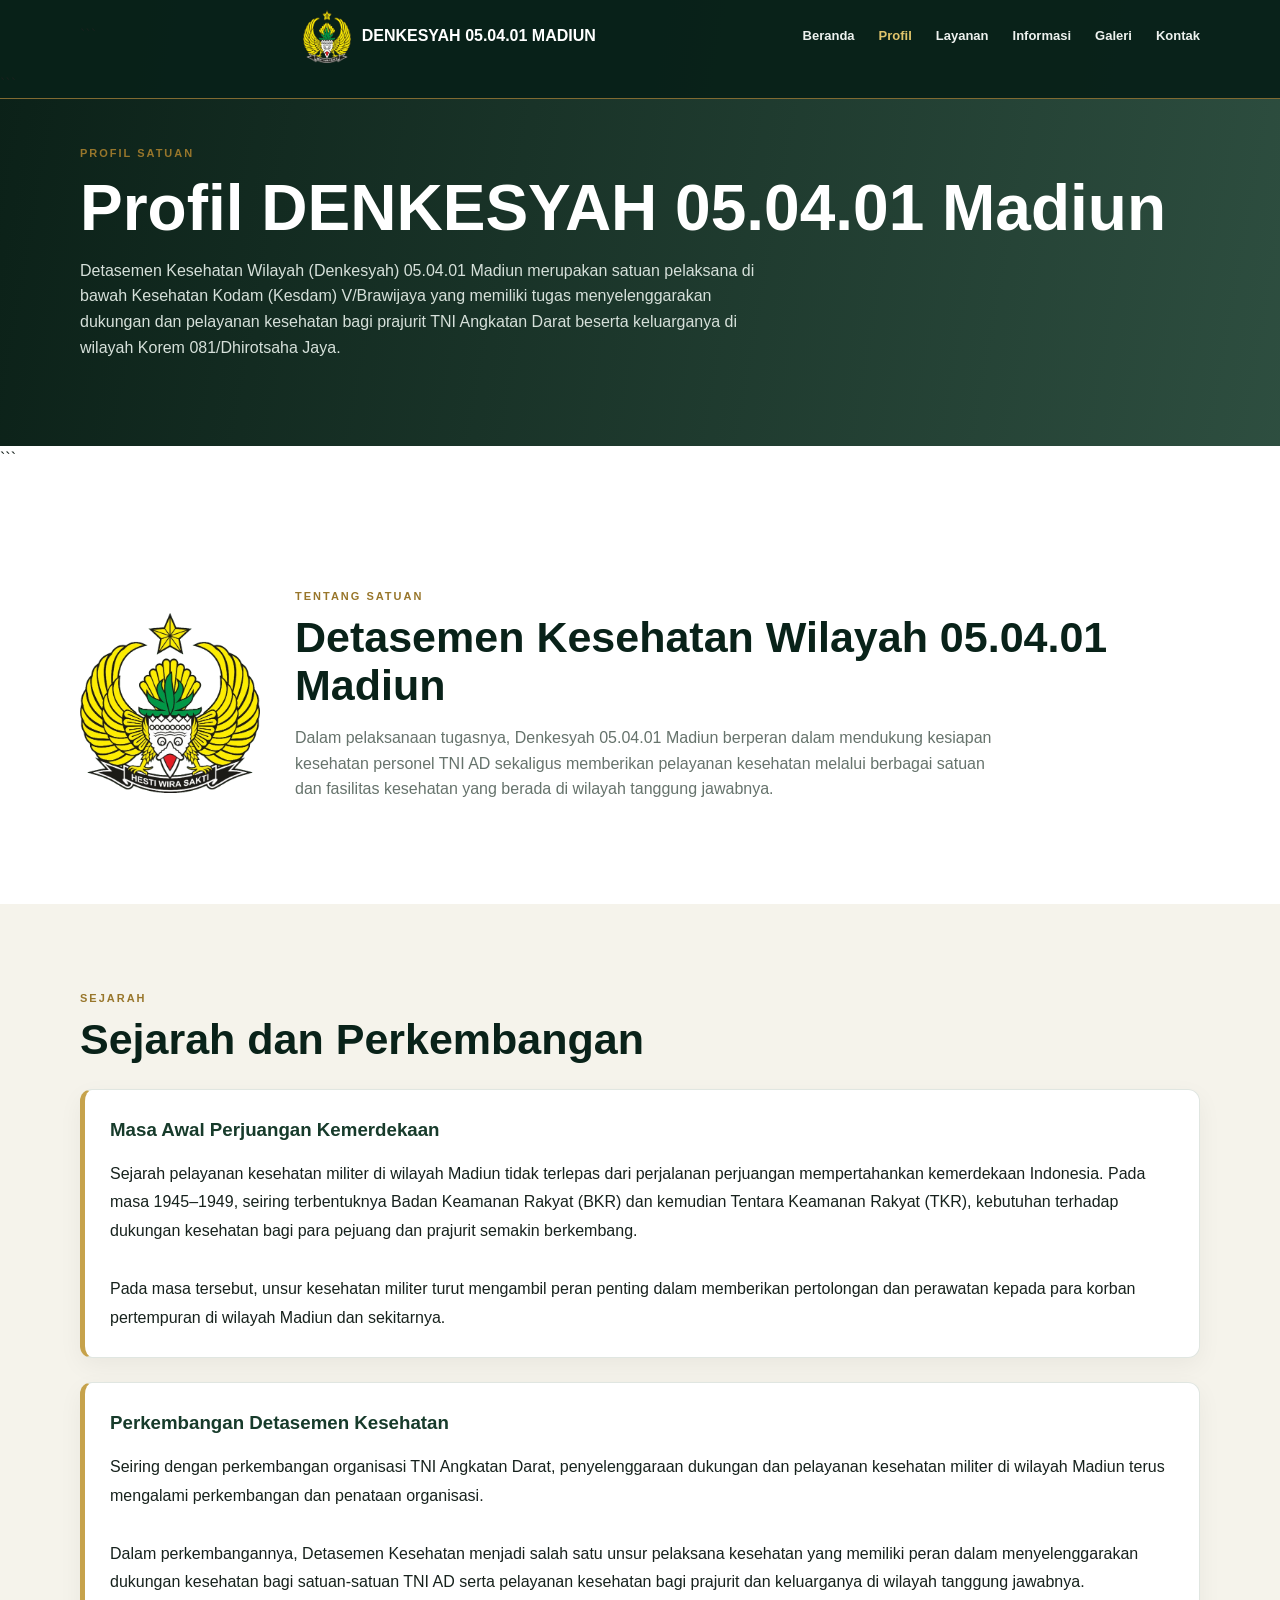
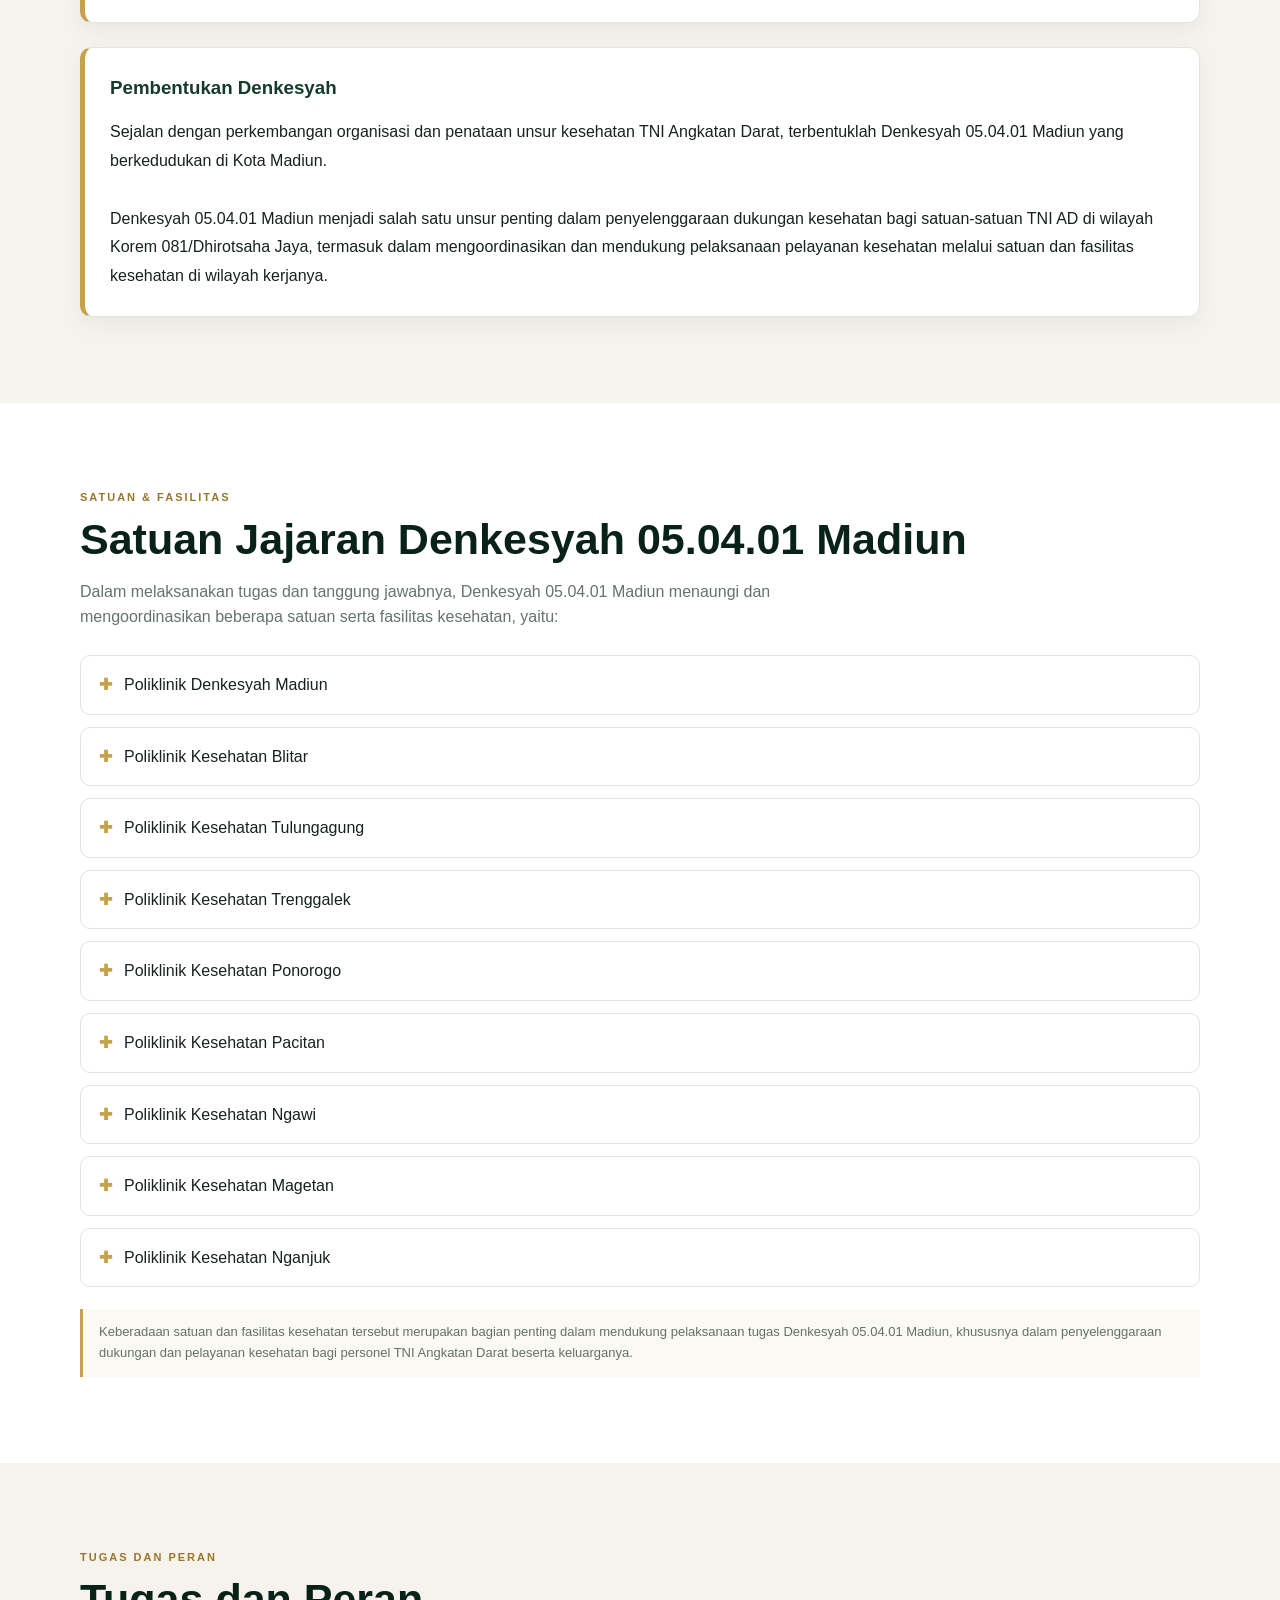
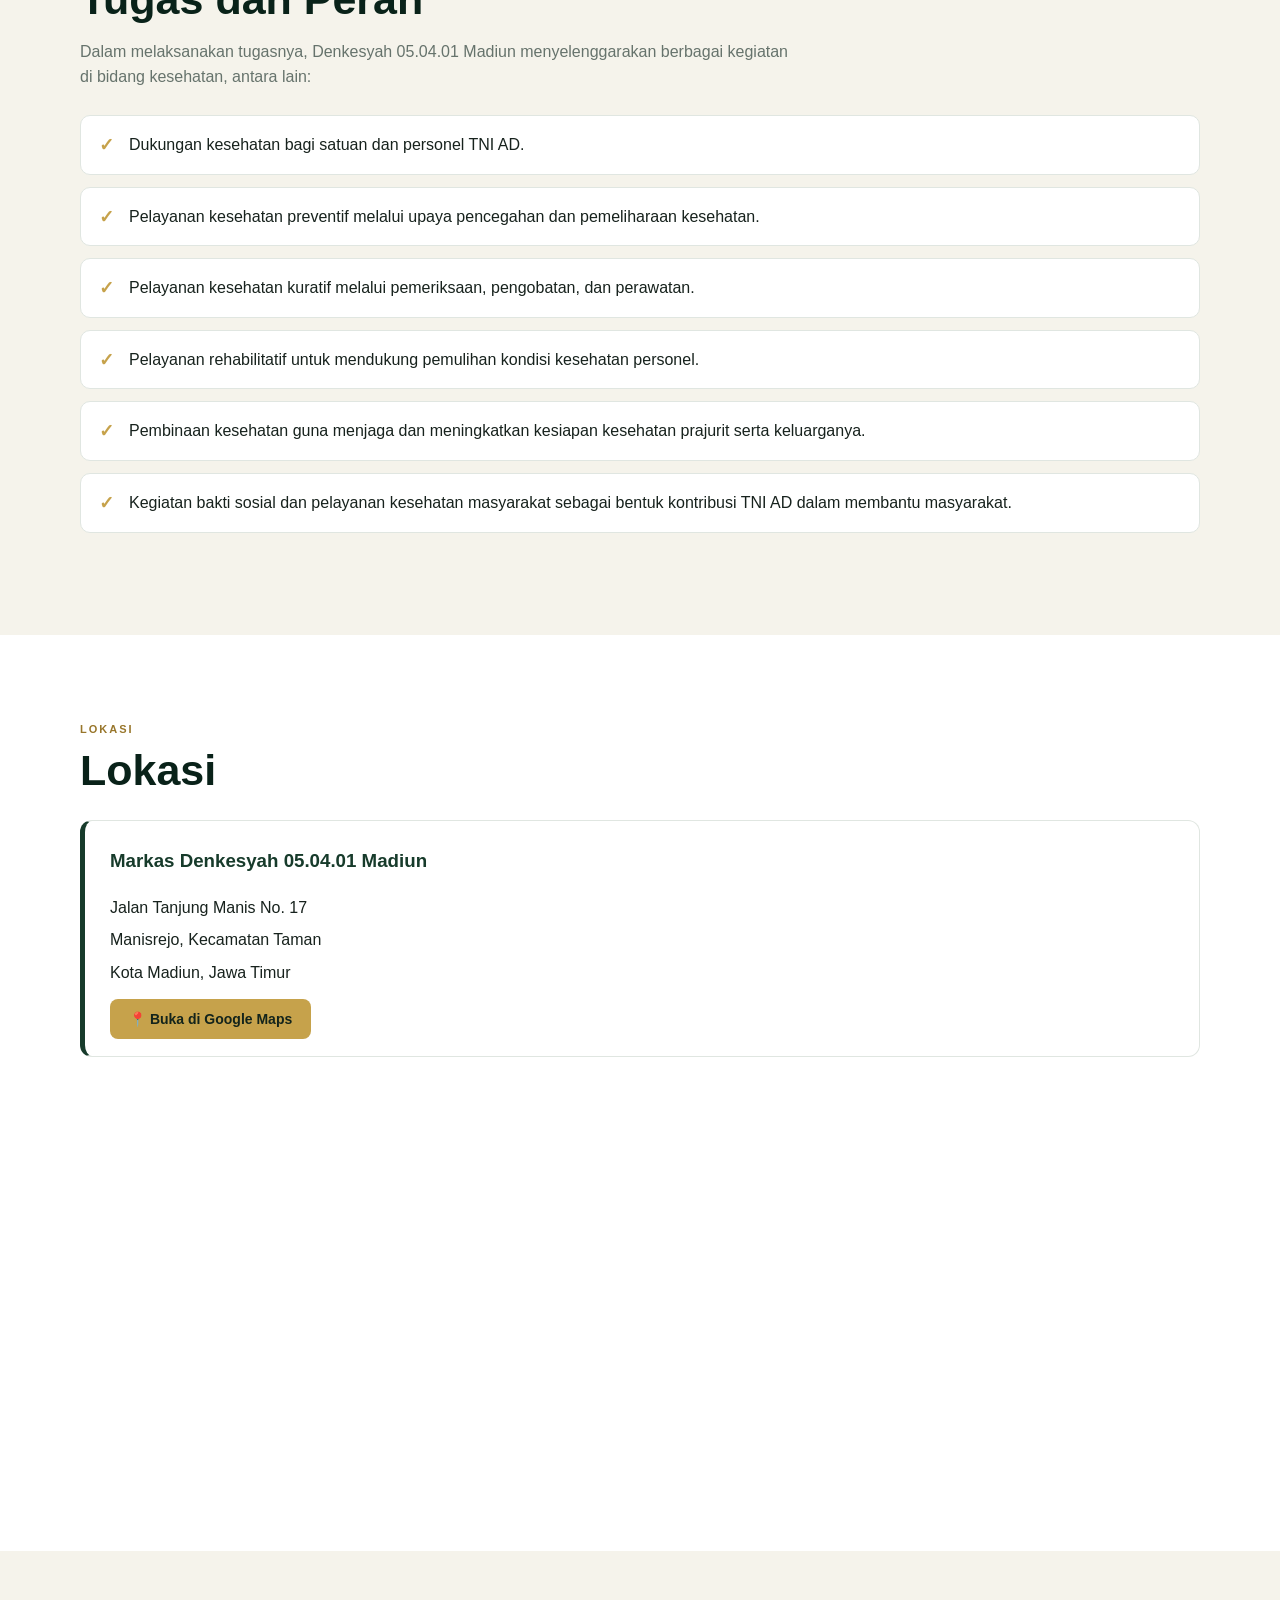
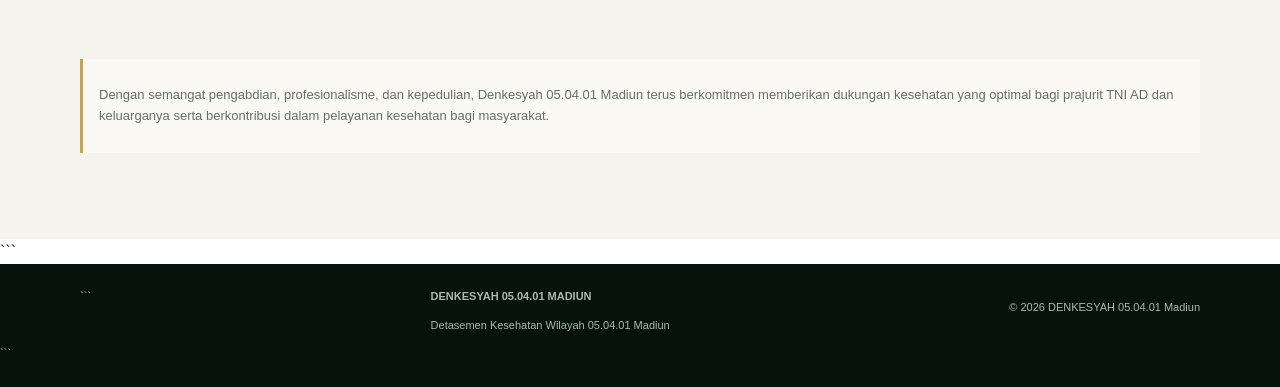
<file: profil.html>
<!DOCTYPE html>

<html lang="id">
<head>
  <meta charset="UTF-8">
  <meta name="viewport" content="width=device-width, initial-scale=1.0">
  <title>Profil | DENKESYAH 05.04.01 Madiun</title>

  <link rel="stylesheet" href="css/style.css">

  <style>
    .profile-intro {
      display: grid;
      grid-template-columns: 180px 1fr;
      gap: 35px;
      align-items: center;
      margin-top: 30px;
    }

    .profile-logo {
      width: 180px;
      height: 180px;
      object-fit: contain;
      margin: auto;
    }

    .history-list {
      display: grid;
      gap: 24px;
      margin-top: 25px;
    }

    .history-item {
      background: #fff;
      border: 1px solid var(--line);
      border-left: 5px solid var(--gold);
      border-radius: 12px;
      padding: 25px;
      box-shadow: 0 8px 25px rgba(0,0,0,.05);
    }

    .history-item h3 {
      margin-top: 0;
      margin-bottom: 15px;
      color: var(--g);
    }

    .history-item p {
      margin: 0;
      line-height: 1.8;
      color: var(--ink);
      white-space: pre-line;
    }

    .facility-list,
    .task-list {
      display: grid;
      gap: 12px;
      margin-top: 25px;
      padding: 0;
      list-style: none;
    }

    .facility-list li,
    .task-list li {
      background: #fff;
      border: 1px solid var(--line);
      border-radius: 10px;
      padding: 16px 18px;
      line-height: 1.6;
    }

    .facility-list li::before {
      content: "✚";
      color: var(--gold);
      font-weight: bold;
      margin-right: 12px;
    }

    .task-list li {
      position: relative;
      padding-left: 48px;
    }

    .task-list li::before {
      content: "✓";
      position: absolute;
      left: 18px;
      top: 15px;
      color: var(--gold);
      font-weight: bold;
      font-size: 18px;
    }

    .location-box {
      margin-top: 25px;
      padding: 25px;
      background: #fff;
      border: 1px solid var(--line);
      border-left: 5px solid var(--g);
      border-radius: 12px;
    }

    .location-box h3 {
      margin-top: 0;
      color: var(--g);
    }

    .location-box p {
      margin: 5px 0;
      line-height: 1.7;
    }

    .section-title {
      margin-bottom: 8px;
    }

    .loading {
      padding: 40px;
      text-align: center;
      color: var(--muted);
    }

    .error-box {
      padding: 30px;
      background: #fff4f4;
      border: 1px solid #e4baba;
      border-radius: 12px;
      color: #8b2d2d;
      margin-top: 30px;
    }

    @media (max-width: 800px) {
      .profile-intro {
        grid-template-columns: 1fr;
        text-align: center;
      }

      .profile-logo {
        width: 140px;
        height: 140px;
      }
    }
  </style>

</head>

<body>

  <!-- NAVBAR -->

  <nav class="nav">
    <div class="navin wrap">

```
  <a href="index.html" class="brand">
    <img src="images/logo.png" alt="Logo DENKESYAH MADIUN" class="logo-img">
    <div>
      <strong>DENKESYAH</strong>
      <span>05.04.01 MADIUN</span>
    </div>
  </a>

  <div class="links">
    <a href="index.html">Beranda</a>
    <a href="profil.html" class="active">Profil</a>
    <a href="layanan.html">Layanan</a>
    <a href="informasi.html">Informasi</a>
    <a href="galeri.html">Galeri</a>
    <a href="kontak.html">Kontak</a>
  </div>

</div>
```

  </nav>

  <!-- HEADER -->

  <header class="pagehead">
    <div class="wrap">
      <div class="eyebrow">PROFIL SATUAN</div>
      <h1 id="judul-profil">Profil DENKESYAH 05.04.01 Madiun</h1>
      <p id="deskripsi-profil">
        Memuat informasi profil...
      </p>
    </div>
  </header>

  <main>

```
<!-- PROFIL UTAMA -->
<section>
  <div class="wrap">

    <div class="profile-intro">

      <div>
        <img
          src="images/logo.png"
          alt="Logo DENKESYAH MADIUN"
          class="profile-logo"
        >
      </div>

      <div>
        <div class="eyebrow">TENTANG SATUAN</div>

        <h2 id="judul-profil-konten">
          Detasemen Kesehatan Wilayah 05.04.01 Madiun
        </h2>

        <p class="lead" id="deskripsi-profil-konten">
          Memuat informasi...
        </p>
      </div>

    </div>

  </div>
</section>


<!-- SEJARAH -->
<section class="cream">
  <div class="wrap">

    <div class="eyebrow">SEJARAH</div>

    <h2 class="section-title" id="judul-sejarah">
      Sejarah dan Perkembangan
    </h2>

    <div id="sejarah-container" class="history-list">
      <div class="loading">
        Memuat sejarah...
      </div>
    </div>

  </div>
</section>


<!-- FASILITAS -->
<section>
  <div class="wrap">

    <div class="eyebrow">SATUAN & FASILITAS</div>

    <h2 class="section-title" id="judul-fasilitas">
      Satuan dan Fasilitas Kesehatan di Bawah Naungan
    </h2>

    <p class="lead" id="deskripsi-fasilitas">
      Memuat informasi...
    </p>

    <ul id="fasilitas-container" class="facility-list">
      <li>Memuat data...</li>
    </ul>

    <div class="note" id="penutup-fasilitas">
    </div>

  </div>
</section>


<!-- TUGAS DAN PERAN -->
<section class="cream">
  <div class="wrap">

    <div class="eyebrow">TUGAS DAN PERAN</div>

    <h2 class="section-title" id="judul-tugas">
      Tugas dan Peran
    </h2>

    <p class="lead" id="deskripsi-tugas">
      Memuat informasi...
    </p>

    <ul id="tugas-container" class="task-list">
      <li>Memuat data...</li>
    </ul>

  </div>
</section>


<!-- LOKASI -->

<section>
  <div class="wrap">

<div class="eyebrow">LOKASI</div>

<h2 class="section-title" id="judul-lokasi">
  Lokasi
</h2>

<div class="location-grid">

  <!-- ALAMAT -->
  <div class="location-box">

    <h3 id="nama-markas">
      Markas Denkesyah 05.04.01 Madiun
    </h3>

    <div id="alamat-container">
      <p>Memuat alamat...</p>
    </div>

    <div style="margin-top:20px;">
      <a
        href="https://maps.app.goo.gl/mCeW3DazaUuxFgF18"
        target="_blank"
        rel="noopener noreferrer"
        class="btn gold"
      >
        📍 Buka di Google Maps
      </a>
    </div>

  </div>


  <!-- GOOGLE MAPS -->
  <div class="map-box">

    <iframe
      src="https://www.google.com/maps?q=-7.6379706,111.5454138&z=17&output=embed"
      width="100%"
      height="400"
      style="border:0;"
      allowfullscreen=""
      loading="lazy"
      referrerpolicy="no-referrer-when-downgrade"
      title="Lokasi DENKESYAH 05.04.01 Madiun">
    </iframe>

  </div>

</div>


  </div>
</section>


  </div>
</section>


<!-- PENUTUP -->
<section class="cream">
  <div class="wrap">

    <div class="note">
      <p id="penutup">
        Memuat informasi...
      </p>
    </div>

  </div>
</section>
```

  </main>

  <!-- FOOTER -->

  <footer>
    <div class="foot wrap">

```
  <div>
    <strong>DENKESYAH 05.04.01 MADIUN</strong>
    <p>
      Detasemen Kesehatan Wilayah 05.04.01 Madiun
    </p>
  </div>

  <div>
    <p>
      © 2026 DENKESYAH 05.04.01 Madiun
    </p>
  </div>

</div>
```

  </footer>

  <!-- JAVASCRIPT -->

  <script>

    function escapeHtml(value) {
      return String(value ?? "")
        .replace(/&/g, "&amp;")
        .replace(/</g, "&lt;")
        .replace(/>/g, "&gt;")
        .replace(/"/g, "&quot;")
        .replace(/'/g, "&#039;");
    }


    fetch("data/profil.json?version=2", {
      cache: "no-store"
    })

    .then(function(response) {

      if (!response.ok) {
        throw new Error(
          "File data/profil.json tidak ditemukan. Status: " +
          response.status
        );
      }

      return response.json();

    })

    .then(function(data) {

      /* PROFIL */
      document.getElementById("judul-profil").textContent =
        data.judul || "";

      document.getElementById("deskripsi-profil").textContent =
        data.deskripsi || "";

      document.getElementById("judul-profil-konten").textContent =
        data.judul_profil_konten || data.judul || "";

      document.getElementById("deskripsi-profil-konten").textContent =
        data.deskripsi_profil_konten || data.deskripsi || "";


      /* SEJARAH */
      document.getElementById("judul-sejarah").textContent =
        data.judul_sejarah || "Sejarah dan Perkembangan";

      const sejarahContainer =
        document.getElementById("sejarah-container");

      sejarahContainer.innerHTML = "";

      if (Array.isArray(data.sejarah) && data.sejarah.length > 0) {

        data.sejarah.forEach(function(item) {

          const article = document.createElement("article");

          article.className = "history-item";

          article.innerHTML =
            "<h3>" +
            escapeHtml(item.judul) +
            "</h3>" +

            "<p>" +
            escapeHtml(item.isi) +
            "</p>";

          sejarahContainer.appendChild(article);

        });

      } else {

        sejarahContainer.innerHTML =
          '<div class="loading">Belum ada data sejarah.</div>';

      }


      /* FASILITAS */
      document.getElementById("judul-fasilitas").textContent =
        data.judul_fasilitas ||
        "Satuan dan Fasilitas Kesehatan di Bawah Naungan";

      document.getElementById("deskripsi-fasilitas").textContent =
        data.deskripsi_fasilitas || "";

      const fasilitasContainer =
        document.getElementById("fasilitas-container");

      fasilitasContainer.innerHTML = "";

      if (Array.isArray(data.fasilitas) && data.fasilitas.length > 0) {

        data.fasilitas.forEach(function(item) {

          const li = document.createElement("li");

          li.textContent = item;

          fasilitasContainer.appendChild(li);

        });

      } else {

        fasilitasContainer.innerHTML =
          "<li>Belum ada data fasilitas.</li>";

      }


      document.getElementById("penutup-fasilitas").textContent =
        data.penutup_fasilitas || "";


      /* TUGAS */
      document.getElementById("judul-tugas").textContent =
        data.judul_tugas || "Tugas dan Peran";

      document.getElementById("deskripsi-tugas").textContent =
        data.deskripsi_tugas || "";

      const tugasContainer =
        document.getElementById("tugas-container");

      tugasContainer.innerHTML = "";

      if (Array.isArray(data.tugas) && data.tugas.length > 0) {

        data.tugas.forEach(function(item) {

          const li = document.createElement("li");

          li.textContent = item;

          tugasContainer.appendChild(li);

        });

      } else {

        tugasContainer.innerHTML =
          "<li>Belum ada data tugas dan peran.</li>";

      }


      /* LOKASI */
      document.getElementById("judul-lokasi").textContent =
        data.judul_lokasi || "Lokasi";

      document.getElementById("nama-markas").textContent =
        data.nama_markas || "";

      const alamatContainer =
        document.getElementById("alamat-container");

      alamatContainer.innerHTML = "";

      if (Array.isArray(data.alamat) && data.alamat.length > 0) {

        data.alamat.forEach(function(item) {

          const p = document.createElement("p");

          p.textContent = item;

          alamatContainer.appendChild(p);

        });

      }


      /* PENUTUP */
      document.getElementById("penutup").textContent =
        data.penutup || "";

    })

    .catch(function(error) {

      console.error("Error:", error);

      document.querySelector("main").innerHTML =

        '<section>' +

          '<div class="wrap">' +

            '<div class="error-box">' +

              '<h2>Data profil belum dapat dimuat.</h2>' +

              '<p>' +
              escapeHtml(error.message) +
              '</p>' +

              '<p>' +
              'Pastikan file <strong>data/profil.json</strong> sudah ada di repository GitHub.' +
              '</p>' +

            '</div>' +

          '</div>' +

        '</section>';

    });

  </script>

</body>
</html>
</file>
<file: css/style.css>
/* =========================================================
   DENKESYAH MADIUN
   Main Website Stylesheet
   ========================================================= */

:root {
  --g: #173b2b;
  --d: #092219;
  --gold: #c6a24b;
  --cream: #f5f3eb;
  --ink: #17221d;
  --muted: #66736c;
  --line: #e0e6e1;
  --white: #ffffff;
}

/* =========================================================
   RESET
   ========================================================= */

* {
  box-sizing: border-box;
}

html {
  scroll-behavior: smooth;
}

body {
  margin: 0;
  font-family: Arial, Helvetica, sans-serif;
  color: var(--ink);
  line-height: 1.6;
  background: var(--white);
}

a {
  text-decoration: none;
  color: inherit;
}

img {
  max-width: 100%;
}

/* =========================================================
   CONTAINER
   ========================================================= */

.wrap {
  width: min(1120px, 92%);
  margin: auto;
}

/* =========================================================
   NAVIGATION
   ========================================================= */

.nav {
  position: fixed;
  z-index: 1000;
  top: 0;
  left: 0;
  right: 0;

  background: rgba(9, 34, 25, 0.97);
  border-bottom: 1px solid #806a32;
}

.navin {
  min-height: 72px;

  display: flex;
  align-items: center;
  justify-content: space-between;

  gap: 20px;
}

/* Brand */

.brand {
  display: flex;
  align-items: center;
  gap: 11px;

  color: #fff;
  font-weight: 800;
}

.brand small {
  display: block;

  font-size: 9px;
  letter-spacing: 1px;

  color: #cbd5cf;
}

/* Logo */

.logo-img {
  width: 48px;
  height: 54px;

  border: 0 !important;
  border-radius: 0 !important;

  background: transparent;

  display: flex !important;
  align-items: center;
  justify-content: center;

  overflow: visible;
}

.logo-img img {
  width: 48px;
  height: 54px;

  object-fit: contain;
  display: block;
}

/* Navigation links */

.links {
  display: flex;
  align-items: center;
  gap: 24px;

  color: #eef2ef;

  font-size: 13px;
  font-weight: bold;
}

.links a {
  transition: color 0.2s ease;
}

.links a:hover {
  color: #e0c46b;
}

.links a.active {
  color: #e0c46b;
}

/* =========================================================
   HERO
   ========================================================= */

.hero {
  min-height: 720px;

  padding: 155px 0 90px;

  color: #fff;

  background:
    radial-gradient(
      circle at 80% 20%,
      rgba(198, 162, 75, 0.2),
      transparent 28%
    ),
    linear-gradient(
      100deg,
      rgba(6, 28, 19, 0.98),
      rgba(23, 59, 43, 0.82)
    );

  position: relative;
  overflow: hidden;
}

.hero::after {
  content: "";

  position: absolute;

  width: 510px;
  height: 510px;

  border: 1px solid rgba(198, 162, 75, 0.2);
  border-radius: 50%;

  right: -190px;
  bottom: -225px;
}

/* =========================================================
   PAGE HEADER
   ========================================================= */

.pagehead {
  padding: 145px 0 70px;

  background:
    linear-gradient(
      100deg,
      rgba(6, 28, 19, 0.98),
      rgba(23, 59, 43, 0.9)
    );

  color: #fff;
}

.pagehead h1 {
  font-size: clamp(38px, 6vw, 64px);
  line-height: 1.05;

  margin: 12px 0;
}

.pagehead p {
  max-width: 700px;
  color: #d6e0da;
}

/* =========================================================
   TEXT
   ========================================================= */

.tag {
  display: inline-block;

  border: 1px solid rgba(198, 162, 75, 0.7);

  color: #e3c96f;

  border-radius: 30px;

  padding: 7px 13px;

  font-size: 11px;
  font-weight: 800;

  letter-spacing: 1.4px;
}

.eyebrow {
  color: #98762b;

  font-size: 11px;
  font-weight: 900;

  letter-spacing: 2px;

  text-transform: uppercase;
}

h2 {
  color: var(--d);

  font-size: clamp(30px, 4vw, 43px);

  line-height: 1.1;

  margin: 9px 0 15px;
}

.lead {
  color: var(--muted);
  max-width: 720px;
}

/* =========================================================
   BUTTON
   ========================================================= */

.buttons {
  display: flex;
  gap: 12px;

  margin-top: 30px;

  flex-wrap: wrap;
}

.btn {
  padding: 12px 19px;

  border-radius: 8px;

  font-size: 14px;
  font-weight: 800;

  transition:
    transform 0.2s ease,
    opacity 0.2s ease;
}

.btn:hover {
  transform: translateY(-2px);
  opacity: 0.9;
}

.btn.gold {
  background: var(--gold);
  color: #13241b;
}

.btn.outline {
  border: 1px solid rgba(255, 255, 255, 0.45);
  color: #fff;
}

/* =========================================================
   SECTION
   ========================================================= */

section {
  padding: 86px 0;
}

.cream {
  background: var(--cream);
}

.content {
  min-height: 55vh;
}

/* =========================================================
   GRID
   ========================================================= */

.grid {
  display: grid;

  grid-template-columns: 1.1fr 0.9fr;

  gap: 55px;

  align-items: center;
}

/* =========================================================
   PROFILE
   ========================================================= */

.profile {
  border-radius: 19px;

  background:
    linear-gradient(
      145deg,
      #173b2b,
      #285640
    );

  padding: 33px;

  color: #fff;

  min-height: 280px;

  box-shadow:
    0 15px 40px rgba(12, 40, 26, 0.13);
}

.profile strong {
  font-size: 21px;
}

.profile p {
  color: #d7e2db;
}

.profile-logo {
  width: 86px;
  height: 86px;

  object-fit: contain;

  display: block;

  margin-bottom: 15px;
}

/* =========================================================
   NOTE
   ========================================================= */

.note {
  margin-top: 22px;

  padding: 13px 16px;

  border-left: 3px solid var(--gold);

  background: #faf9f3;

  color: #657069;

  font-size: 13px;
}

/* =========================================================
   CARDS
   ========================================================= */

.cards {
  display: grid;

  grid-template-columns: repeat(3, 1fr);

  gap: 18px;

  margin-top: 30px;
}

.card {
  background: #fff;

  border: 1px solid var(--line);

  border-radius: 15px;

  padding: 26px;

  transition:
    transform 0.2s ease,
    box-shadow 0.2s ease;
}

.card:hover {
  transform: translateY(-3px);

  box-shadow:
    0 10px 30px rgba(10, 40, 25, 0.08);
}

.icon {
  width: 44px;
  height: 44px;

  border-radius: 11px;

  background: #edf1ec;

  display: grid;
  place-items: center;

  color: var(--g);

  font-size: 21px;
  font-weight: 900;

  margin-bottom: 16px;
}

.card h3 {
  color: var(--g);

  margin: 0 0 7px;
}

.card p {
  font-size: 13px;

  color: var(--muted);

  margin: 0;
}

/* =========================================================
   DATE
   ========================================================= */

.date {
  font-size: 10px;

  color: #9a792d;

  font-weight: 900;

  letter-spacing: 1.3px;
}

/* =========================================================
   GALLERY
   ========================================================= */

.gallery {
  display: grid;

  grid-template-columns: 2fr 1fr 1fr;

  gap: 12px;

  margin-top: 30px;
}

.photo {
  min-height: 175px;

  border-radius: 14px;

  padding: 18px;

  display: flex;
  align-items: end;

  color: #fff;

  font-weight: 800;

  background:
    linear-gradient(
      135deg,
      #234a37,
      #99834d
    );

  position: relative;

  overflow: hidden;
}

.photo.big {
  min-height: 365px;
}

.photo::after {
  content: "DOKUMENTASI";

  position: absolute;

  right: -12px;
  bottom: -20px;

  font-size: 39px;

  opacity: 0.12;

  font-weight: 900;
}

/* =========================================================
   CONTACT
   ========================================================= */

.contact {
  background: var(--d);

  color: #fff;
}

.contact h2 {
  color: #fff;
}

.contactgrid {
  display: grid;

  grid-template-columns: 1fr 1fr;

  gap: 45px;
}

.item {
  padding: 16px 0;

  border-bottom:
    1px solid rgba(255, 255, 255, 0.12);
}

.item span {
  display: block;

  color: #aabbb2;

  text-transform: uppercase;

  font-size: 10px;

  letter-spacing: 1.4px;
}

.item b {
  font-size: 15px;
}

/* =========================================================
   BACK LINK
   ========================================================= */

.back {
  display: inline-block;

  margin-top: 25px;

  color: var(--gold);

  font-weight: 800;
}

/* =========================================================
   FOOTER
   ========================================================= */

footer {
  background: #06130d;

  color: #aab8b1;

  padding: 24px 0;

  font-size: 11px;
}

.foot {
  display: flex;

  justify-content: space-between;

  gap: 20px;
}

/* =========================================================
   RESPONSIVE - TABLET
   ========================================================= */

@media (max-width: 800px) {

  .links {
    display: none;
  }

  .grid,
  .contactgrid {
    grid-template-columns: 1fr;
  }

  .cards {
    grid-template-columns: 1fr;
  }

  .gallery {
    grid-template-columns: 1fr 1fr;
  }

  .photo.big {
    grid-column: 1 / -1;
  }

  .hero {
    min-height: 650px;

    padding-top: 125px;
  }

  .hero p {
    font-size: 16px;
  }
}

/* =========================================================
   RESPONSIVE - MOBILE
   ========================================================= */

@media (max-width: 480px) {

  section {
    padding: 65px 0;
  }

  .gallery {
    grid-template-columns: 1fr;
  }

  .photo.big {
    grid-column: auto;
  }

  .foot {
    flex-direction: column;
  }

  .hero h1 {
    font-size: 46px;
  }

  .logo-img,
  .logo-img img {
    width: 42px;
    height: 48px;
  }

  .brand {
    gap: 8px;
  }

  .brand small {
    font-size: 8px;
  }
/* ================================
GOOGLE MAPS
================================ */

.location-grid {
display: grid;
grid-template-columns: 0.9fr 1.4fr;
gap: 30px;
align-items: stretch;
margin-top: 25px;
}

.location-box {
padding: 28px;
background: #fff;
border: 1px solid var(--line);
border-left: 5px solid var(--g);
border-radius: 12px;
box-shadow: 0 8px 25px rgba(0,0,0,.05);
}

.location-box h3 {
margin-top: 0;
margin-bottom: 18px;
color: var(--g);
}

.location-box p {
margin: 5px 0;
line-height: 1.7;
}

.map-box {
overflow: hidden;
min-height: 400px;
background: #eee;
border-radius: 12px;
box-shadow: 0 8px 25px rgba(0,0,0,.08);
}

.map-box iframe {
display: block;
width: 100%;
height: 400px;
}

/* RESPONSIVE */
@media (max-width: 800px) {

.location-grid {
grid-template-columns: 1fr;
}

.map-box,
.map-box iframe {
min-height: 350px;
height: 350px;
}

}
}
</file>
